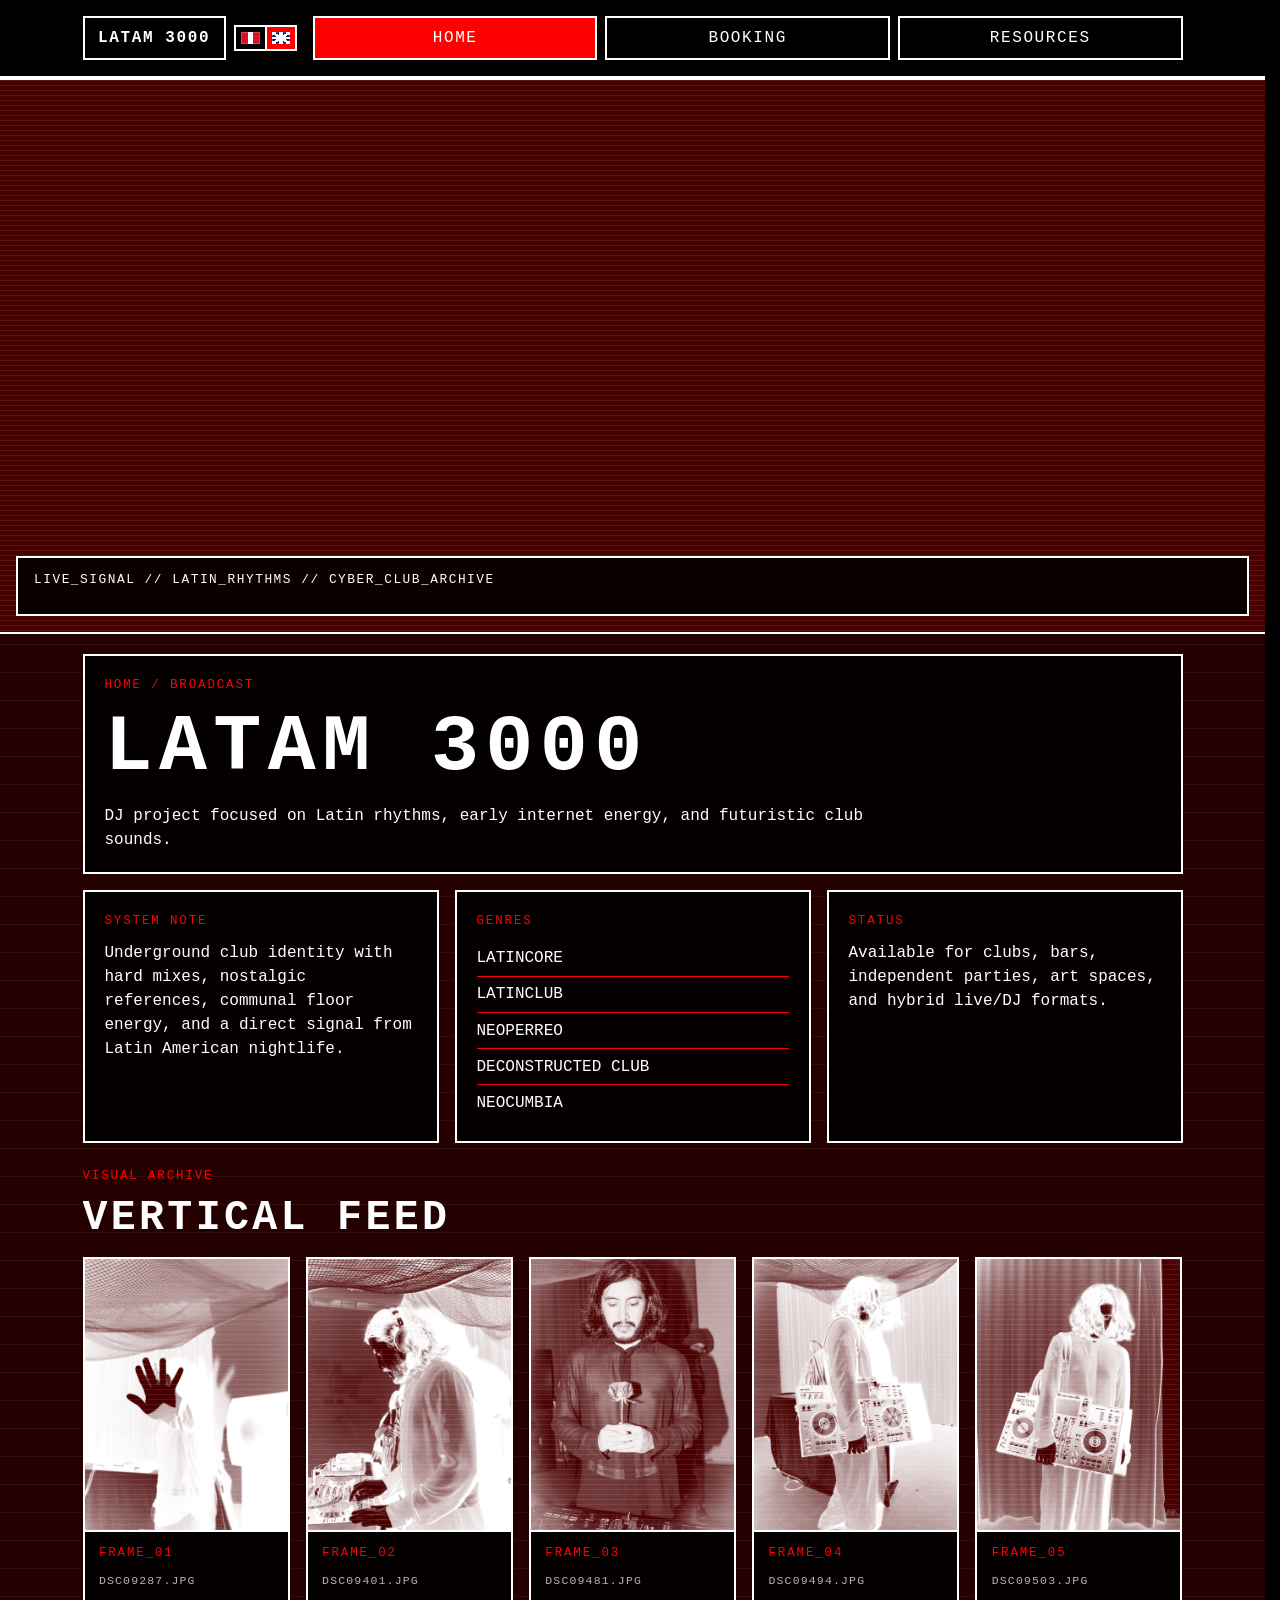
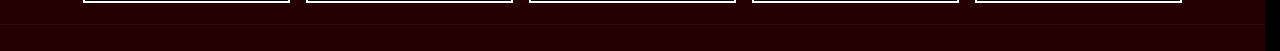
<file: index.html>
<!DOCTYPE html>
<html lang="en">
  <head>
    <meta charset="UTF-8" />
    <meta name="viewport" content="width=device-width, initial-scale=1.0" />
    <link rel="icon" href="favicon.svg" type="image/svg+xml" sizes="any" />
    <link rel="shortcut icon" href="favicon.svg" type="image/svg+xml" />
    <title data-i18n="homePageTitle">Latam 3000</title>
    <link rel="stylesheet" href="styles.css" />
    <script src="script.js" defer></script>
  </head>
  <body class="home-page">
    <header class="site-header">
      <div class="site-header-inner">
        <div class="brand-actions">
          <a class="site-mark" href="index.html">LATAM 3000</a>
          <div class="lang-switch" aria-label="Language switch">
            <button class="lang-button lang-flag-button" type="button" data-lang-switch="es" aria-pressed="false" aria-label="Spanish">
              <span class="flag flag-pe" aria-hidden="true"></span>
            </button>
            <button class="lang-button lang-flag-button" type="button" data-lang-switch="en" aria-pressed="true" aria-label="English">
              <span class="flag flag-uk" aria-hidden="true"></span>
            </button>
          </div>
        </div>
        <nav class="site-nav" aria-label="Main navigation">
          <a class="is-active" href="index.html" aria-current="page" data-i18n="navHome">Home</a>
          <a href="booking.html" data-i18n="navBooking">Booking</a>
          <a href="resources.html" data-i18n="navResources">Resources</a>
        </nav>
      </div>
    </header>

    <section class="banner" aria-label="Latam 3000 image banner" data-i18n-aria-label="homeBannerAriaLabel">
      <div class="banner-frame" data-banner-frame>
        <!-- Banner slides load from Pictures/Horizontal/Web (see script.js). -->
      </div>
      <div class="banner-overlay">
        <p data-i18n="bannerOverlay">live_signal // latin_rhythms // cyber_club_archive</p>
      </div>
    </section>

    <main class="site-shell">
      <section class="intro-panel">
        <p class="eyebrow" data-i18n="homeEyebrow">Home / Broadcast</p>
        <h1>Latam 3000</h1>
        <p class="intro-copy" data-i18n="homeIntro">
          DJ project focused on Latin rhythms, early internet energy, and futuristic club sounds.
        </p>
      </section>

      <section class="info-grid" aria-label="Project details" data-i18n-aria-label="homeDetailsAriaLabel">
        <article class="panel">
          <p class="panel-label" data-i18n="systemNoteLabel">System Note</p>
          <p data-i18n="systemNoteText">
            Underground club identity with hard mixes, nostalgic references, communal floor energy, and a direct signal from Latin American nightlife.
          </p>
        </article>
        <article class="panel">
          <p class="panel-label" data-i18n="genresLabel">Genres</p>
          <ul class="signal-list">
            <li data-i18n="genreLatincore">latincore</li>
            <li data-i18n="genreLatinclub">latinclub</li>
            <li data-i18n="genreNeoperreo">neoperreo</li>
            <li data-i18n="genreDeconstructedClub">deconstructed club</li>
            <li data-i18n="genreNeocumbia">neocumbia</li>
          </ul>
        </article>
        <article class="panel">
          <p class="panel-label" data-i18n="statusLabel">Status</p>
          <p data-i18n="statusText">Available for clubs, bars, independent parties, art spaces, and hybrid live/DJ formats.</p>
        </article>
      </section>

      <section class="gallery-section" aria-labelledby="gallery-title">
        <div class="section-heading">
          <p class="eyebrow" data-i18n="visualArchiveEyebrow">Visual Archive</p>
          <h2 id="gallery-title" data-i18n="visualArchiveTitle">Vertical Feed</h2>
        </div>

        <!-- Desktop: five-up grid. Mobile: horizontal snap carousel (Frame_03 centered); see script.js. -->
        <div class="visual-grid" data-visual-feed>
          <article class="visual-card">
            <img
              src="Pictures/InvertedVertical/Web/DSC09287.jpg"
              alt="Latam 3000 visual archive 1"
              loading="lazy"
              decoding="async"
            />
            <div class="visual-copy">
              <p class="panel-label" data-i18n="frame01Label">Frame_01</p>
              <p>DSC09287.jpg</p>
            </div>
          </article>

          <article class="visual-card">
            <img
              src="Pictures/InvertedVertical/Web/DSC09401.jpg"
              alt="Latam 3000 visual archive 2"
              loading="lazy"
              decoding="async"
            />
            <div class="visual-copy">
              <p class="panel-label" data-i18n="frame02Label">Frame_02</p>
              <p>DSC09401.jpg</p>
            </div>
          </article>

          <article class="visual-card">
            <img
              src="Pictures/InvertedVertical/Web/DSC09481.jpg"
              alt="Latam 3000 visual archive 3"
              loading="lazy"
              decoding="async"
            />
            <div class="visual-copy">
              <p class="panel-label" data-i18n="frame03Label">Frame_03</p>
              <p>DSC09481.jpg</p>
            </div>
          </article>

          <article class="visual-card">
            <img
              src="Pictures/InvertedVertical/Web/DSC09494.jpg"
              alt="Latam 3000 visual archive 4"
              loading="lazy"
              decoding="async"
            />
            <div class="visual-copy">
              <p class="panel-label" data-i18n="frame04Label">Frame_04</p>
              <p>DSC09494.jpg</p>
            </div>
          </article>

          <article class="visual-card">
            <img
              src="Pictures/InvertedVertical/Web/DSC09503.jpg"
              alt="Latam 3000 visual archive 5"
              loading="lazy"
              decoding="async"
            />
            <div class="visual-copy">
              <p class="panel-label" data-i18n="frame05Label">Frame_05</p>
              <p>DSC09503.jpg</p>
            </div>
          </article>
        </div>
      </section>
    </main>
  </body>
</html>
</file>
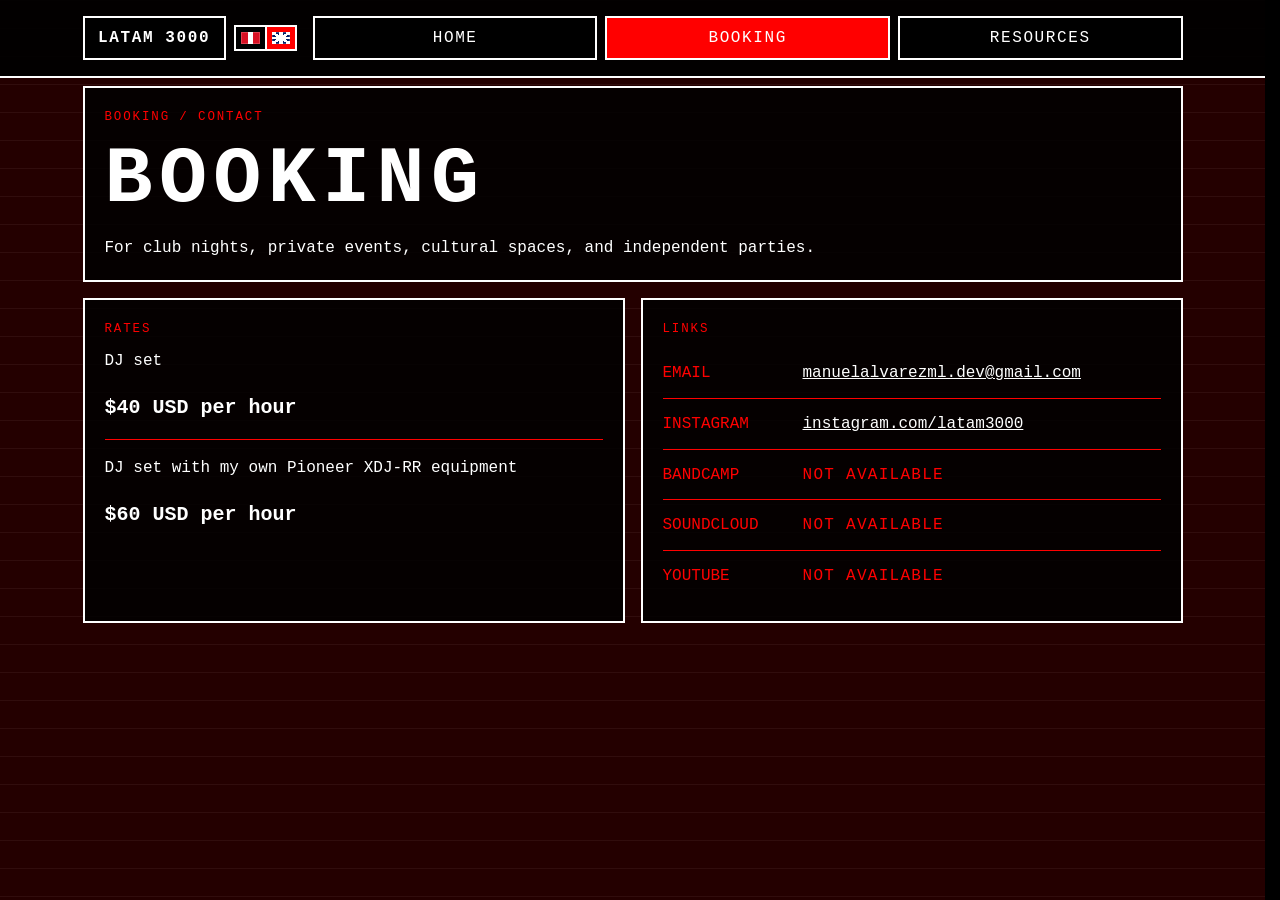
<file: booking.html>
<!DOCTYPE html>
<html lang="en">
  <head>
    <meta charset="UTF-8" />
    <meta name="viewport" content="width=device-width, initial-scale=1.0" />
    <link rel="icon" href="favicon.svg" type="image/svg+xml" sizes="any" />
    <link rel="shortcut icon" href="favicon.svg" type="image/svg+xml" />
    <title data-i18n="bookingPageTitle">Latam 3000 | Booking</title>
    <link rel="stylesheet" href="styles.css" />
    <script src="script.js" defer></script>
  </head>
  <body>
    <header class="site-header">
      <div class="site-header-inner">
        <div class="brand-actions">
          <a class="site-mark" href="index.html">LATAM 3000</a>
          <div class="lang-switch" aria-label="Language switch">
            <button class="lang-button lang-flag-button" type="button" data-lang-switch="es" aria-pressed="false" aria-label="Spanish">
              <span class="flag flag-pe" aria-hidden="true"></span>
            </button>
            <button class="lang-button lang-flag-button" type="button" data-lang-switch="en" aria-pressed="true" aria-label="English">
              <span class="flag flag-uk" aria-hidden="true"></span>
            </button>
          </div>
        </div>
        <nav class="site-nav" aria-label="Main navigation">
          <a href="index.html" data-i18n="navHome">Home</a>
          <a class="is-active" href="booking.html" aria-current="page" data-i18n="navBooking">Booking</a>
          <a href="resources.html" data-i18n="navResources">Resources</a>
        </nav>
      </div>
    </header>

    <main class="site-shell booking-page">
      <section class="page-panel">
        <p class="eyebrow" data-i18n="bookingEyebrow">Booking / Contact</p>
        <h1 data-i18n="bookingTitle">Booking</h1>
        <p class="intro-copy" data-i18n="bookingIntro">
          For club nights, private events, cultural spaces, and independent parties.
        </p>
      </section>

      <section class="booking-grid" aria-label="Booking information" data-i18n-aria-label="bookingSectionAriaLabel">
        <article class="panel">
          <p class="panel-label" data-i18n="ratesLabel">Rates</p>
          <div class="price-block">
            <p data-i18n="rateDjSet">DJ set</p>
            <strong>$40 USD per hour</strong>
          </div>
          <div class="price-block">
            <p data-i18n="rateDjSetEquipment">DJ set with my own Pioneer XDJ-RR equipment</p>
            <strong>$60 USD per hour</strong>
          </div>
        </article>

        <article class="panel">
          <p class="panel-label" data-i18n="linksLabel">Links</p>
          <!-- Replace statuses below whenever the other platforms go live. -->
          <ul class="contact-list">
            <li>
              <span data-i18n="contactEmail">Email</span>
              <a href="mailto:manuelalvarezml.dev@gmail.com">manuelalvarezml.dev@gmail.com</a>
            </li>
            <li>
              <span data-i18n="contactInstagram">Instagram</span>
              <a href="https://www.instagram.com/latam3000/" target="_blank" rel="noreferrer">
                instagram.com/latam3000
              </a>
            </li>
            <li>
              <span data-i18n="contactBandcamp">Bandcamp</span>
              <span class="status-text is-unavailable" data-i18n="notAvailable">not available</span>
            </li>
            <li>
              <span data-i18n="contactSoundCloud">SoundCloud</span>
              <span class="status-text is-unavailable" data-i18n="notAvailable">not available</span>
            </li>
            <li>
              <span data-i18n="contactYoutube">YouTube</span>
              <span class="status-text is-unavailable" data-i18n="notAvailable">not available</span>
            </li>
          </ul>
        </article>
      </section>
    </main>
  </body>
</html>
</file>
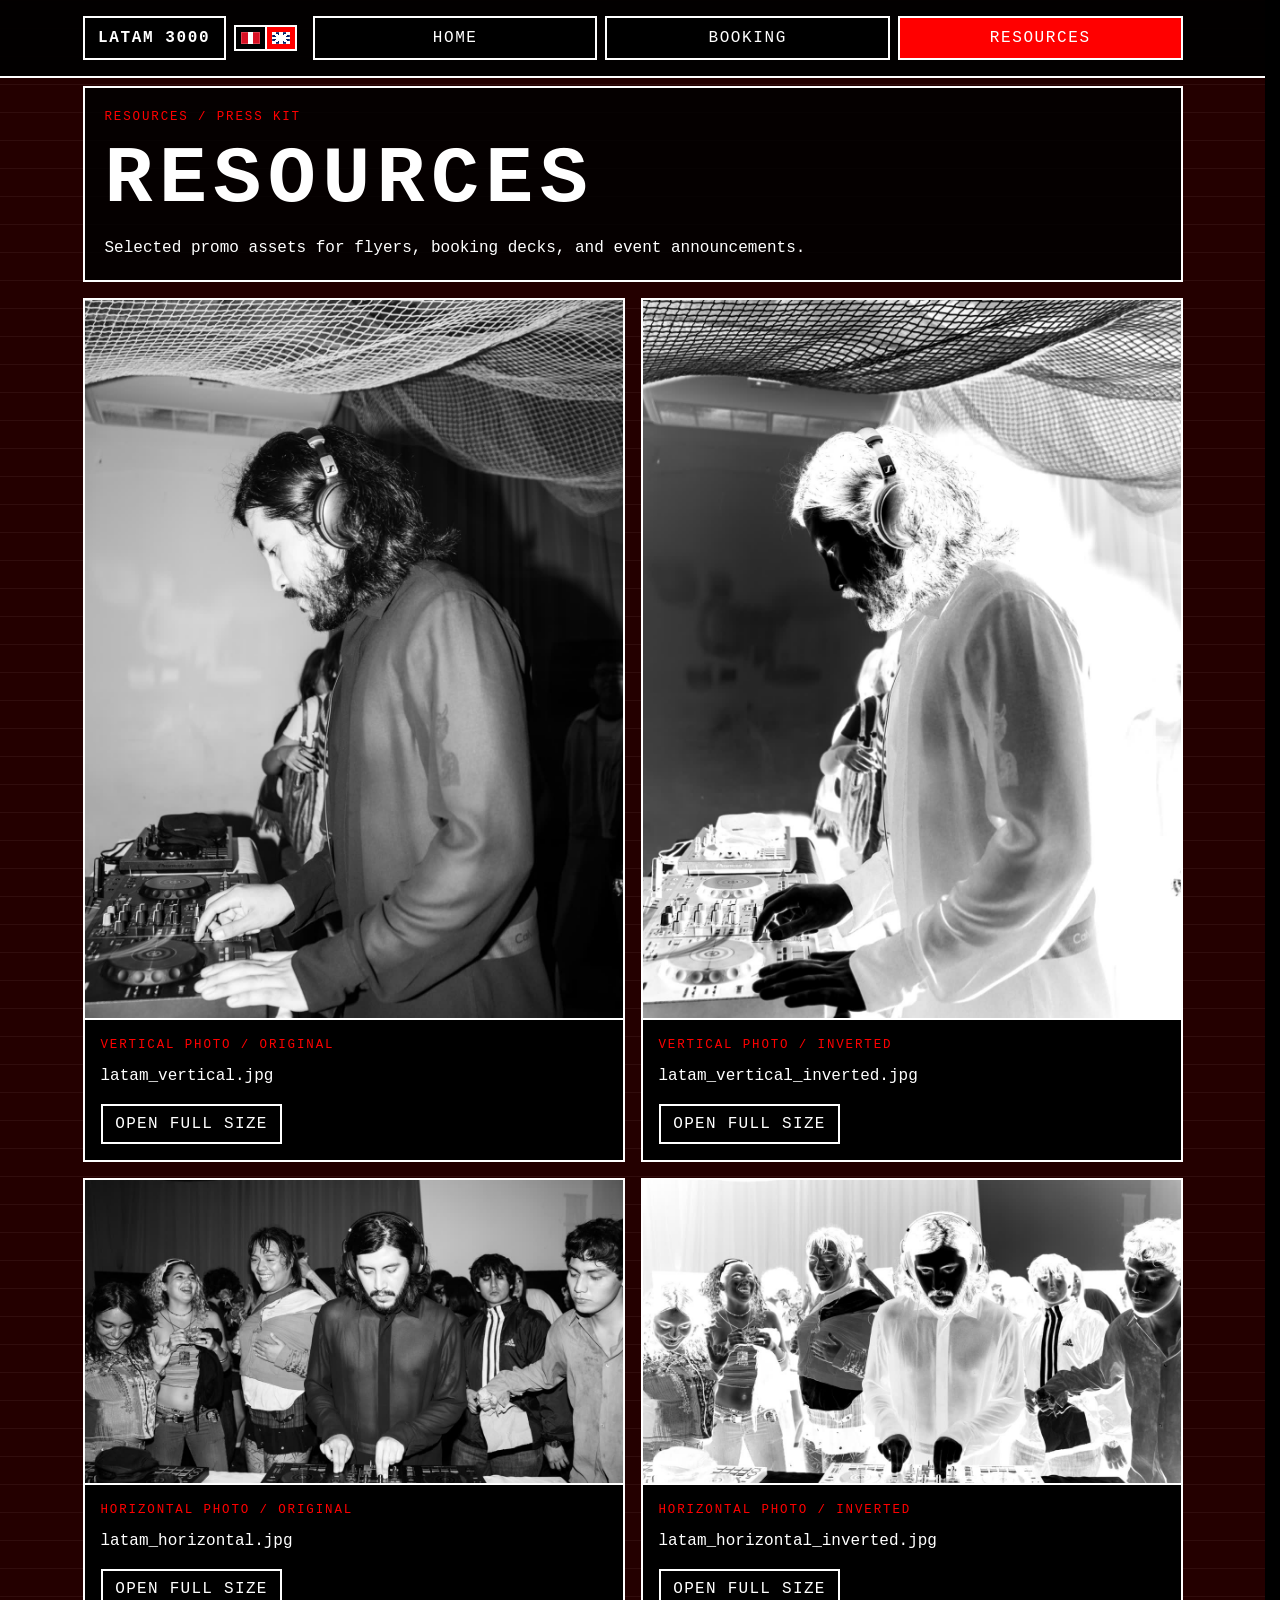
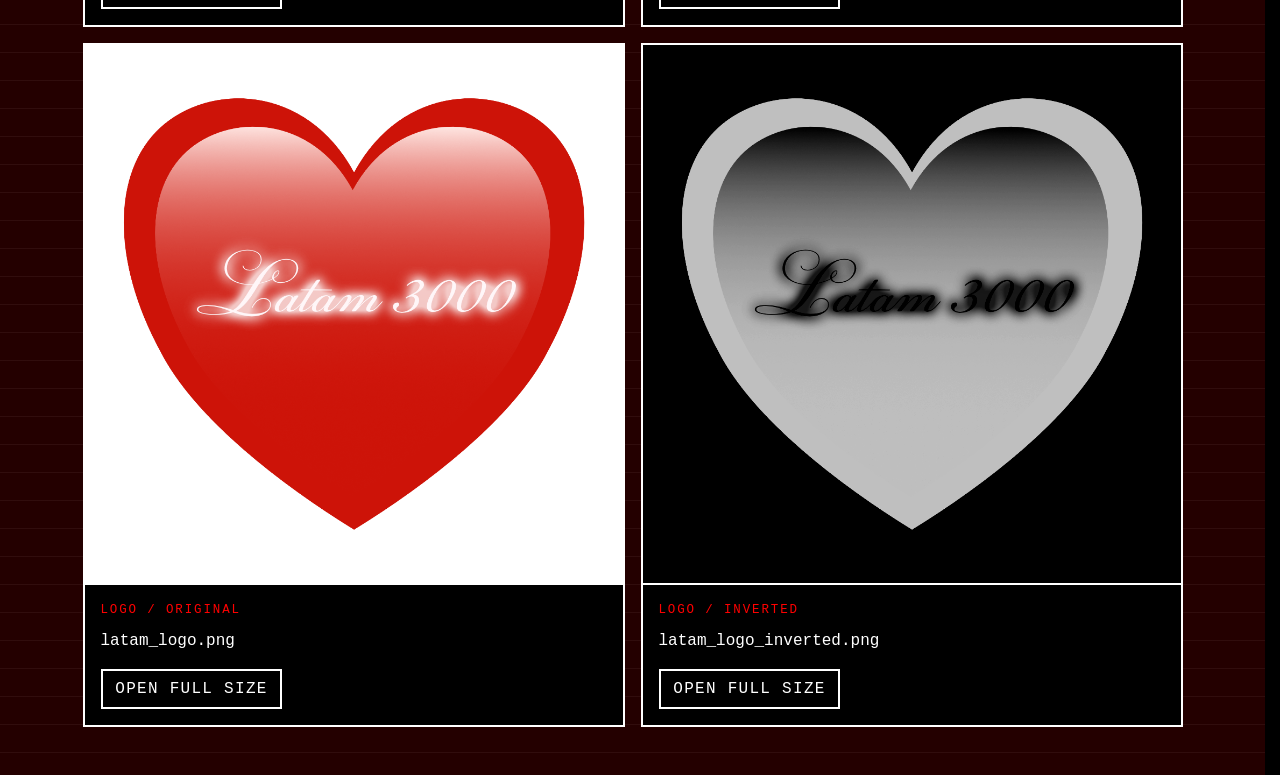
<file: resources.html>
<!DOCTYPE html>
<html lang="en">
  <head>
    <meta charset="UTF-8" />
    <meta name="viewport" content="width=device-width, initial-scale=1.0" />
    <link rel="icon" href="favicon.svg" type="image/svg+xml" sizes="any" />
    <link rel="shortcut icon" href="favicon.svg" type="image/svg+xml" />
    <title data-i18n="resourcesPageTitle">Latam 3000 | Resources</title>
    <link rel="stylesheet" href="styles.css" />
    <script src="script.js" defer></script>
  </head>
  <body>
    <header class="site-header">
      <div class="site-header-inner">
        <div class="brand-actions">
          <a class="site-mark" href="index.html">LATAM 3000</a>
          <div class="lang-switch" aria-label="Language switch">
            <button class="lang-button lang-flag-button" type="button" data-lang-switch="es" aria-pressed="false" aria-label="Spanish">
              <span class="flag flag-pe" aria-hidden="true"></span>
            </button>
            <button class="lang-button lang-flag-button" type="button" data-lang-switch="en" aria-pressed="true" aria-label="English">
              <span class="flag flag-uk" aria-hidden="true"></span>
            </button>
          </div>
        </div>
        <nav class="site-nav" aria-label="Main navigation">
          <a href="index.html" data-i18n="navHome">Home</a>
          <a href="booking.html" data-i18n="navBooking">Booking</a>
          <a class="is-active" href="resources.html" aria-current="page" data-i18n="navResources">Resources</a>
        </nav>
      </div>
    </header>

    <main class="site-shell resources-page">
      <section class="page-panel">
        <p class="eyebrow" data-i18n="resourcesEyebrow">Resources / Press Kit</p>
        <h1 data-i18n="resourcesTitle">Resources</h1>
        <p class="intro-copy" data-i18n="resourcesIntro">
          Selected promo assets for flyers, booking decks, and event announcements.
        </p>
      </section>

      <section class="resource-grid" aria-label="Booking resources" data-i18n-aria-label="resourcesSectionAriaLabel">
        <article class="resource-card is-vertical">
          <img
            class="resource-image"
            src="Pictures/Resources/Web/latam_vertical.jpg"
            alt="Latam 3000 vertical press photo original preview"
            loading="lazy"
            decoding="async"
          />
          <div class="resource-copy">
            <p class="panel-label">
              <span data-i18n="resourceVerticalLabel">Vertical Photo</span> / <span data-i18n="resourceOriginalLabel">Original</span>
            </p>
            <p>latam_vertical.jpg</p>
            <a href="Pictures/Resources/latam_vertical.jpg" target="_blank" rel="noreferrer" data-i18n="openFullSize">Open full size</a>
          </div>
        </article>

        <article class="resource-card is-vertical">
          <img
            class="resource-image"
            src="Pictures/Resources/Web/latam_vertical_inverted.jpg"
            alt="Latam 3000 vertical press photo inverted preview"
            loading="lazy"
            decoding="async"
          />
          <div class="resource-copy">
            <p class="panel-label">
              <span data-i18n="resourceVerticalLabel">Vertical Photo</span> / <span data-i18n="resourceInvertedLabel">Inverted</span>
            </p>
            <p>latam_vertical_inverted.jpg</p>
            <a href="Pictures/Resources/latam_vertical_inverted.jpg" target="_blank" rel="noreferrer" data-i18n="openFullSize">Open full size</a>
          </div>
        </article>

        <article class="resource-card is-horizontal">
          <img
            class="resource-image"
            src="Pictures/Resources/Web/latam_horizontal.jpg"
            alt="Latam 3000 horizontal press photo original preview"
            loading="lazy"
            decoding="async"
          />
          <div class="resource-copy">
            <p class="panel-label">
              <span data-i18n="resourceHorizontalLabel">Horizontal Photo</span> / <span data-i18n="resourceOriginalLabel">Original</span>
            </p>
            <p>latam_horizontal.jpg</p>
            <a href="Pictures/Resources/latam_horizontal.jpg" target="_blank" rel="noreferrer" data-i18n="openFullSize">Open full size</a>
          </div>
        </article>

        <article class="resource-card is-horizontal">
          <img
            class="resource-image"
            src="Pictures/Resources/Web/latam_horizontal_inverted.jpg"
            alt="Latam 3000 horizontal press photo inverted preview"
            loading="lazy"
            decoding="async"
          />
          <div class="resource-copy">
            <p class="panel-label">
              <span data-i18n="resourceHorizontalLabel">Horizontal Photo</span> / <span data-i18n="resourceInvertedLabel">Inverted</span>
            </p>
            <p>latam_horizontal_inverted.jpg</p>
            <a href="Pictures/Resources/latam_horizontal_inverted.jpg" target="_blank" rel="noreferrer" data-i18n="openFullSize">Open full size</a>
          </div>
        </article>

        <article class="resource-card">
          <img
            class="resource-image"
            src="Pictures/Resources/latam_logo.png"
            alt="Latam 3000 logo original preview"
            loading="lazy"
            decoding="async"
          />
          <div class="resource-copy">
            <p class="panel-label">
              <span data-i18n="resourceLogoLabel">Logo</span> / <span data-i18n="resourceOriginalLabel">Original</span>
            </p>
            <p>latam_logo.png</p>
            <a href="Pictures/Resources/latam_logo.png" target="_blank" rel="noreferrer" data-i18n="openFullSize">Open full size</a>
          </div>
        </article>

        <article class="resource-card">
          <img
            class="resource-image"
            src="Pictures/Resources/latam_logo_inverted.png"
            alt="Latam 3000 logo inverted preview"
            loading="lazy"
            decoding="async"
          />
          <div class="resource-copy">
            <p class="panel-label">
              <span data-i18n="resourceLogoLabel">Logo</span> / <span data-i18n="resourceInvertedLabel">Inverted</span>
            </p>
            <p>latam_logo_inverted.png</p>
            <a href="Pictures/Resources/latam_logo_inverted.png" target="_blank" rel="noreferrer" data-i18n="openFullSize">Open full size</a>
          </div>
        </article>
      </section>
    </main>
  </body>
</html>
</file>
<file: styles.css>
:root {
  --bg: #000000;
  --fg: #ffffff;
  --accent: #ff0000;
  --border: 2px solid var(--fg);
  /* Use layout % (not 100vw) so width matches whether a vertical scrollbar is present — long pages like Resources stay aligned with Home/Booking. */
  --page-width: min(1100px, calc(100% - 2rem));
}

* {
  box-sizing: border-box;
}

html {
  scroll-behavior: smooth;
  scrollbar-gutter: stable;
}

body {
  margin: 0;
  min-height: 100vh;
  min-width: 0;
  background:
    linear-gradient(rgba(255, 0, 0, 0.14), rgba(255, 0, 0, 0.14)),
    repeating-linear-gradient(
      180deg,
      rgba(255, 255, 255, 0.06) 0,
      rgba(255, 255, 255, 0.06) 1px,
      transparent 1px,
      transparent 28px
    ),
    var(--bg);
  color: var(--fg);
  font-family: "Lucida Console", "Courier New", monospace;
  line-height: 1.5;
}

img {
  display: block;
  width: 100%;
  max-width: 100%;
  /* Keep all site imagery inverted and reduced to a tight monochrome flyer treatment. */
  filter: invert(1) grayscale(1) contrast(1.2);
}

a {
  color: var(--fg);
}

.site-shell {
  box-sizing: border-box;
  width: var(--page-width);
  max-width: 100%;
  margin: 0 auto;
  min-width: 0;
  /* Clip wide main content without touching the header — overflow on html/body breaks position:sticky for the nav bar. */
  overflow-x: hidden;
}

.site-header {
  position: sticky;
  top: 0;
  z-index: 200;
  width: 100%;
  max-width: none;
  margin: 0;
  padding: 0;
  background: rgba(0, 0, 0, 0.94);
  border-bottom: 2px solid var(--fg);
  isolation: isolate;
  transition:
    background-color 0.2s ease,
    border-color 0.2s ease,
    backdrop-filter 0.2s ease;
}

.site-header-inner {
  box-sizing: border-box;
  width: var(--page-width);
  max-width: 100%;
  margin-inline: auto;
  min-width: 0;
  display: grid;
  grid-template-columns: auto minmax(0, 1fr);
  align-items: center;
  gap: 1rem;
  padding-block: 1rem;
  padding-inline: 0;
  transition: padding-block 0.28s ease, gap 0.28s ease;
}

.site-header.is-scrolled {
  background: rgba(0, 0, 0, 0.55);
  border-bottom-color: rgba(255, 255, 255, 0.32);
}

@media (prefers-reduced-motion: no-preference) {
  .site-header.is-scrolled {
    backdrop-filter: blur(10px);
    -webkit-backdrop-filter: blur(10px);
  }
}

.site-header.is-scrolled .site-mark,
.site-header.is-scrolled .site-nav a {
  background: rgba(0, 0, 0, 0.55);
}

.site-header.is-scrolled .lang-switch {
  background: rgba(0, 0, 0, 0.55);
}

.brand-actions {
  display: flex;
  align-items: center;
  justify-content: flex-start;
  gap: 0.5rem;
}

.site-mark,
.site-nav a {
  display: flex;
  align-items: center;
  justify-content: center;
  min-height: 2.75rem;
  padding: 0.4rem 0.85rem;
  border: var(--border);
  background: var(--bg);
  color: var(--fg);
  text-decoration: none;
  text-transform: uppercase;
  letter-spacing: 0.1em;
  transition: background-color 0.2s ease;
  min-width: 0;
}

.site-mark {
  font-weight: 700;
}

.site-nav {
  display: grid;
  grid-template-columns: repeat(3, minmax(0, 1fr));
  gap: 0.5rem;
  width: 100%;
  min-width: 0;
}

.lang-switch {
  display: inline-flex;
  border: var(--border);
  background: var(--bg);
  overflow: hidden;
  transition: background-color 0.2s ease;
}

.lang-button {
  min-height: 1.4rem;
  padding: 0.08rem 0.42rem;
  border: 0;
  border-left: 2px solid var(--fg);
  background: transparent;
  color: var(--fg);
  font: inherit;
  font-size: 0.62rem;
  line-height: 1;
  text-transform: uppercase;
  letter-spacing: 0.1em;
  cursor: pointer;
}

.lang-flag-button {
  display: inline-flex;
  align-items: center;
  justify-content: center;
  min-width: 1.85rem;
  padding: 0.08rem 0.18rem;
}

.lang-button:first-child {
  border-left: 0;
}

.flag {
  display: block;
  width: 1.15rem;
  height: 0.78rem;
  border: 1px solid rgba(255, 255, 255, 0.2);
}

.flag-pe {
  background: linear-gradient(
    90deg,
    #d91023 0 33.333%,
    #ffffff 33.333% 66.666%,
    #d91023 66.666% 100%
  );
}

.flag-uk {
  background:
    linear-gradient(0deg, transparent 41%, #ffffff 41% 59%, transparent 59%),
    linear-gradient(90deg, transparent 39%, #ffffff 39% 61%, transparent 61%),
    linear-gradient(33deg, transparent 43%, #ffffff 43% 57%, transparent 57%),
    linear-gradient(-33deg, transparent 43%, #ffffff 43% 57%, transparent 57%),
    linear-gradient(0deg, transparent 46%, #c8102e 46% 54%, transparent 54%),
    linear-gradient(90deg, transparent 45%, #c8102e 45% 55%, transparent 55%),
    linear-gradient(33deg, transparent 47%, #c8102e 47% 53%, transparent 53%),
    linear-gradient(-33deg, transparent 47%, #c8102e 47% 53%, transparent 53%),
    #012169;
}

.site-nav .is-active,
.site-nav a:hover,
.site-nav a:focus-visible,
.lang-button.is-active,
.lang-button:hover,
.lang-button:focus-visible,
.site-mark:hover,
.site-mark:focus-visible {
  background: var(--accent);
  color: var(--fg);
}

.banner {
  position: relative;
  width: 100%;
  border-top: var(--border);
  border-bottom: var(--border);
  overflow: hidden;
}

.banner-frame {
  position: relative;
  min-height: clamp(20.7rem, 50.6vw, 34.5rem);
  background: var(--bg);
}

.banner-slide {
  position: absolute;
  inset: 0;
  margin: 0;
  opacity: 0;
  background: var(--bg);
}

.banner-slide img {
  height: 100%;
  object-fit: cover;
}

.banner-slide.is-static-hero {
  opacity: 1;
}

.banner::after,
.visual-card::after {
  content: "";
  position: absolute;
  inset: 0;
  background:
    linear-gradient(rgba(255, 0, 0, 0.28), rgba(255, 0, 0, 0.28)),
    repeating-linear-gradient(
      180deg,
      rgba(255, 255, 255, 0.1) 0,
      rgba(255, 255, 255, 0.1) 1px,
      transparent 1px,
      transparent 5px
    );
  mix-blend-mode: screen;
  pointer-events: none;
}

.banner-overlay {
  position: absolute;
  left: 1rem;
  right: 1rem;
  bottom: 1rem;
  z-index: 2;
  display: flex;
  justify-content: space-between;
  gap: 1rem;
  padding: 0.75rem 1rem;
  border: var(--border);
  background: rgba(0, 0, 0, 0.85);
  text-transform: uppercase;
  letter-spacing: 0.12em;
  font-size: 0.8rem;
}

main {
  padding: 1.25rem 0 3rem;
}

.intro-panel,
.page-panel,
.panel {
  position: relative;
  padding: 1.25rem;
  border: var(--border);
  background: rgba(0, 0, 0, 0.86);
}

.intro-panel,
.page-panel {
  margin-bottom: 1rem;
}

.eyebrow,
.panel-label {
  margin: 0 0 0.6rem;
  color: var(--accent);
  text-transform: uppercase;
  letter-spacing: 0.15em;
  font-size: 0.78rem;
}

h1,
h2,
p {
  margin-top: 0;
}

h1,
h2 {
  margin-bottom: 0.75rem;
  text-transform: uppercase;
  letter-spacing: 0.08em;
  line-height: 1.1;
}

h1 {
  font-size: clamp(2.3rem, 8vw, 5rem);
}

h2 {
  font-size: clamp(1.6rem, 5vw, 2.6rem);
}

.intro-copy {
  max-width: 48rem;
  margin-bottom: 0;
  font-size: 1rem;
}

.info-grid {
  display: grid;
  grid-template-columns: repeat(3, minmax(0, 1fr));
  gap: 1rem;
}

.booking-grid {
  display: grid;
  grid-template-columns: repeat(2, minmax(0, 1fr));
  gap: 1rem;
}

.resource-grid {
  display: grid;
  grid-template-columns: repeat(2, minmax(0, 1fr));
  gap: 1rem;
  min-width: 0;
}

.signal-list,
.contact-list {
  margin: 0;
  padding: 0;
  list-style: none;
}

.signal-list li {
  padding: 0.35rem 0;
  border-bottom: 1px solid var(--accent);
  text-transform: uppercase;
}

.signal-list li:last-child {
  border-bottom: 0;
}

.gallery-section {
  margin-top: 1.5rem;
  overflow-anchor: none;
}

.section-heading {
  margin-bottom: 1rem;
}

.visual-grid {
  display: grid;
  grid-template-columns: repeat(5, minmax(0, 1fr));
  gap: 1rem;
  min-width: 0;
}

.visual-card {
  position: relative;
  border: var(--border);
  background: rgba(0, 0, 0, 0.9);
  overflow: hidden;
  min-width: 0;
}

.visual-card img {
  width: 100%;
  height: auto;
  aspect-ratio: 3 / 4;
  object-fit: cover;
  /* Pixels already match site treatment; see Pictures/InvertedVertical/Web. */
  filter: none;
}

.visual-copy {
  position: relative;
  z-index: 1;
  padding: 0.75rem 0.9rem;
  border-top: var(--border);
  background: rgba(0, 0, 0, 0.94);
}

.visual-copy p:last-child {
  color: rgba(255, 255, 255, 0.7);
  text-transform: uppercase;
  letter-spacing: 0.1em;
  font-size: 0.72rem;
}

.visual-copy p:last-child,
.panel p:last-child {
  margin-bottom: 0;
}

.booking-page {
  padding-top: 0.5rem;
}

.price-block + .price-block {
  margin-top: 1rem;
  padding-top: 1rem;
  border-top: 1px solid var(--accent);
}

.price-block strong {
  display: inline-block;
  margin-top: 0.25rem;
  font-size: 1.25rem;
}

.contact-list li {
  display: grid;
  grid-template-columns: minmax(6rem, 8rem) 1fr;
  gap: 0.75rem;
  padding: 0.8rem 0;
  border-bottom: 1px solid var(--accent);
}

.contact-list li:last-child {
  border-bottom: 0;
}

.contact-list span {
  color: var(--accent);
  text-transform: uppercase;
}

.contact-list a {
  word-break: break-word;
}

.status-text {
  word-break: break-word;
}

.is-unavailable {
  color: rgba(255, 255, 255, 0.55);
  text-transform: uppercase;
  letter-spacing: 0.08em;
}

.resources-page {
  padding-top: 0.5rem;
  /* Long filenames / monospace tokens must not widen min-content past the shell or the header column drifts vs Home/Booking. */
  overflow-wrap: anywhere;
  word-break: break-word;
}

.resource-card {
  position: relative;
  border: var(--border);
  background: rgba(0, 0, 0, 0.9);
  overflow: hidden;
  min-width: 0;
}

.resource-card img {
  aspect-ratio: 1 / 1;
  object-fit: cover;
  filter: none;
  min-width: 0;
}

.resource-card.is-vertical img {
  aspect-ratio: 3 / 4;
}

.resource-card.is-horizontal img {
  aspect-ratio: 16 / 9;
}

.resource-copy {
  padding: 1rem;
  border-top: var(--border);
  background: rgba(0, 0, 0, 0.94);
  min-width: 0;
  overflow-wrap: anywhere;
  word-break: break-word;
}

.resource-copy a {
  display: inline-flex;
  align-items: center;
  min-height: 2.5rem;
  max-width: 100%;
  padding: 0.35rem 0.8rem;
  border: var(--border);
  text-decoration: none;
  text-transform: uppercase;
  letter-spacing: 0.08em;
}

.resource-copy a:hover,
.resource-copy a:focus-visible {
  background: var(--accent);
}

@media (prefers-reduced-motion: reduce) {
  .banner-slide {
    animation: none !important;
    opacity: 0;
  }

  .banner-slide.is-static-hero {
    opacity: 1;
  }
}

@media (max-width: 900px) {
  .info-grid,
  .booking-grid,
  .resource-grid {
    grid-template-columns: repeat(2, minmax(0, 1fr));
  }
}

@media (max-width: 640px) {
  :root {
    --page-width: min(calc(100% - 1rem), 100%);
  }

  .site-header-inner {
    grid-template-columns: 1fr;
    align-items: stretch;
    gap: 0.75rem;
    padding-block: 0.75rem;
  }

  .brand-actions {
    align-items: center;
    max-height: 6rem;
    opacity: 1;
    overflow: hidden;
    transition:
      max-height 0.32s ease,
      opacity 0.22s ease;
  }

  .site-header.is-scrolled .site-header-inner {
    gap: 0;
    padding-block: 0.5rem;
  }

  .site-header.is-scrolled .brand-actions {
    max-height: 0;
    opacity: 0;
    pointer-events: none;
  }

  .site-nav a {
    min-height: 2.5rem;
    font-size: 0.82rem;
  }

  .lang-switch {
    align-self: auto;
  }

  @media (prefers-reduced-motion: reduce) {
    .brand-actions,
    .site-header-inner {
      transition: none;
    }
  }

  .banner-frame {
    aspect-ratio: 1 / 1;
    min-height: unset;
    width: 100%;
    max-height: min(100vw, 36rem);
    margin-inline: auto;
  }

  .banner-slide img {
    width: 100%;
    height: 100%;
    object-fit: cover;
    object-position: center;
  }

  .banner-overlay {
    font-size: 0.68rem;
    letter-spacing: 0.08em;
  }

  .info-grid,
  .booking-grid,
  .resource-grid,
  .visual-grid {
    grid-template-columns: 1fr;
  }

  .home-page .visual-grid {
    display: flex;
    flex-direction: row;
    flex-wrap: nowrap;
    gap: 0.75rem;
    overflow-x: auto;
    overflow-y: hidden;
    overflow-anchor: none;
    scroll-snap-type: x mandatory;
    scroll-behavior: smooth;
    -webkit-overflow-scrolling: touch;
    scrollbar-width: none;
    padding-block: 0.25rem 0.5rem;
    scroll-padding-inline: calc(50vw - min(39vw, 9.5rem));
  }

  .home-page .visual-grid::-webkit-scrollbar {
    display: none;
  }

  .home-page .visual-grid > .visual-card {
    flex: 0 0 min(78vw, 19rem);
    max-width: 19rem;
    scroll-snap-align: center;
    min-width: 0;
  }

  .home-page .visual-grid > .visual-card img {
    aspect-ratio: 3 / 4;
  }

  .contact-list li {
    grid-template-columns: 1fr;
    gap: 0.25rem;
  }
}

@media (max-width: 640px) and (prefers-reduced-motion: reduce) {
  .home-page .visual-grid {
    display: grid;
    grid-template-columns: 1fr;
    overflow-x: visible;
    scroll-snap-type: none;
    touch-action: auto;
    padding-block: 0;
    scroll-padding-inline: 0;
  }

  .home-page .visual-grid > .visual-card {
    flex: unset;
    max-width: none;
    scroll-snap-align: unset;
  }
}
</file>
